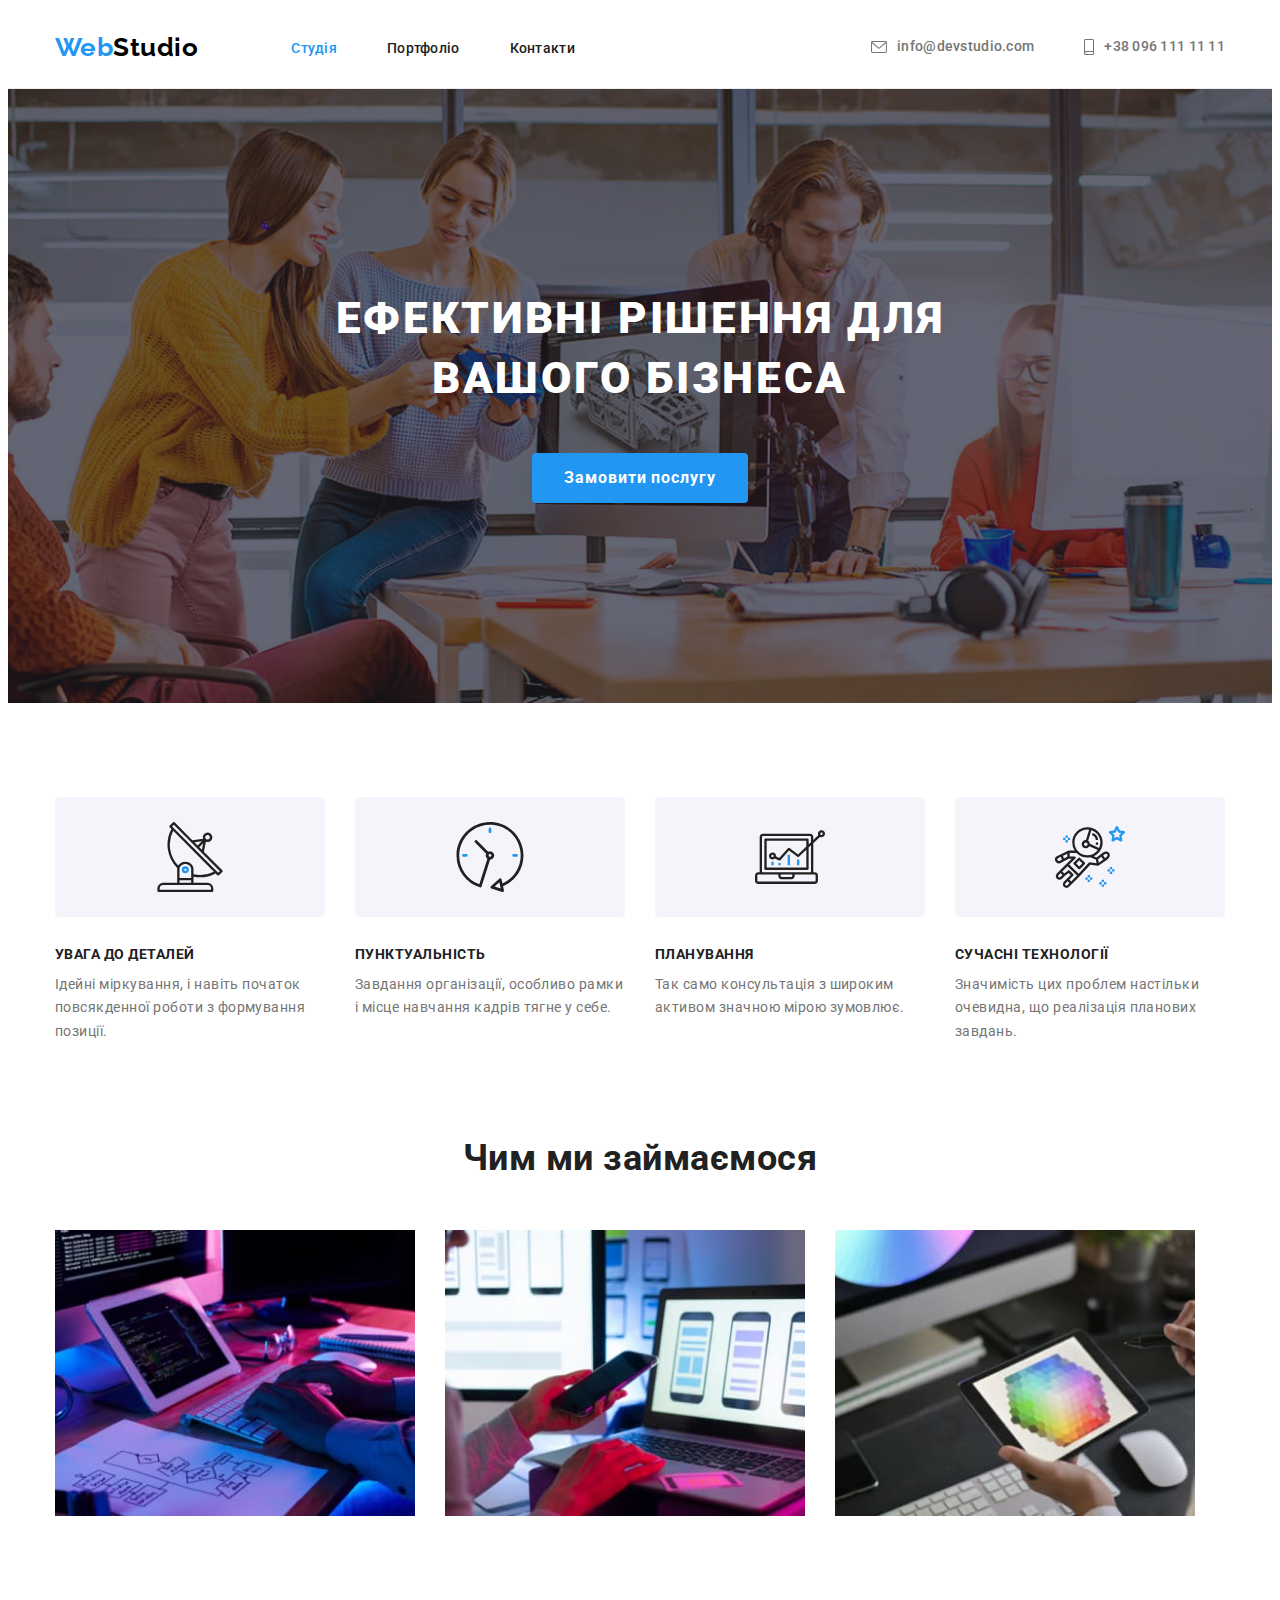
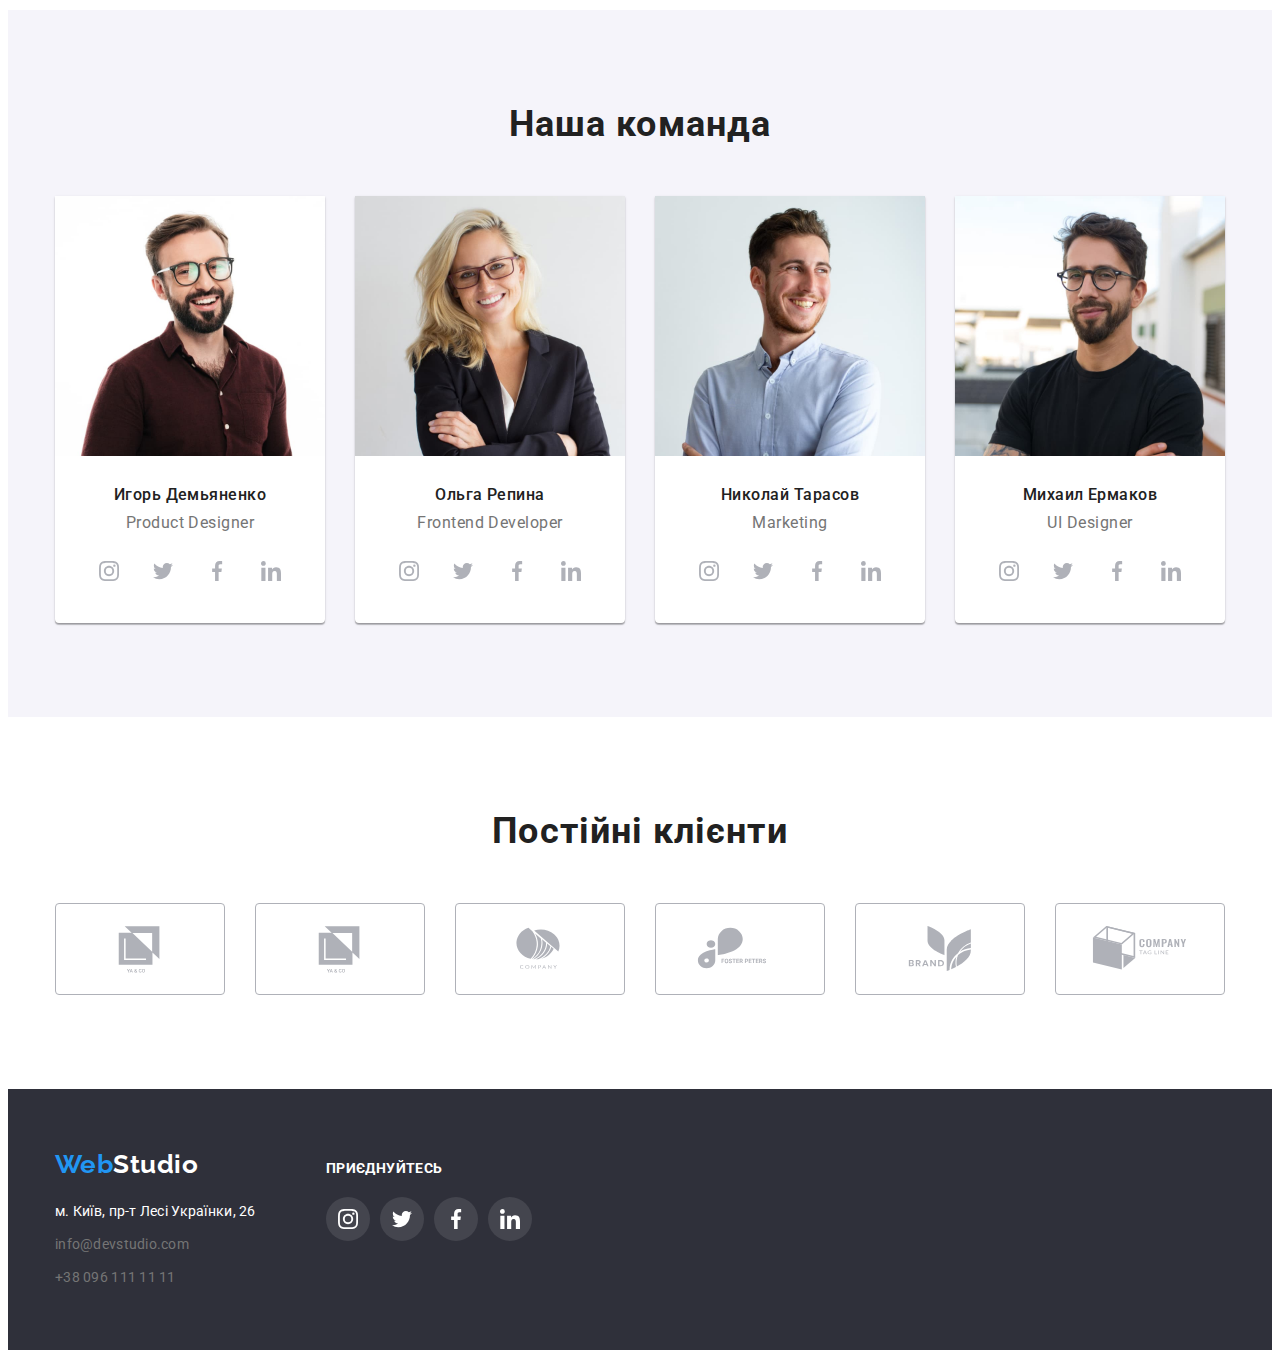
<file: index.html>
<!DOCTYPE html>
<html lang="ua">
<head>
    <meta charset="UTF-8">
    <meta http-equiv="X-UA-Compatible" content="IE=edge">
    <meta name="viewport" content="width=device-width, initial-scale=1.0">
    <title>WebStudio</title>
    <link rel="preconnect" href="https://fonts.googleapis.com">
    <link rel="preconnect" href="https://fonts.gstatic.com" crossorigin>
    <link href="https://fonts.googleapis.com/css2?family=Raleway:wght@700&family=Roboto:wght@400;500;700;900&display=swap" rel="stylesheet">
    <link
            rel="stylesheet"
            href="https://cdnjs.cloudflare.com/ajax/libs/modern-normalize/1.1.0/modern-normalize.min.css"
            integrity="sha512-wpPYUAdjBVSE4KJnH1VR1HeZfpl1ub8YT/NKx4PuQ5NmX2tKuGu6U/JRp5y+Y8XG2tV+wKQpNHVUX03MfMFn9Q=="
            crossorigin="anonymous"
            referrerpolicy="no-referrer"
        />
    <link rel="stylesheet" href="./css/styles.css">
</head>
<body>
    <header class="header">
        <div class="container header-container">
            <nav class="header-container">
                <a class="link header-logo" href="./index.html"> <span class="logo logo-font">Web</span><span class="logo1 logo-font">Studio</span></a>
                <ul class="list header-list">
                    <li><a class="navigation-header current link" href="./index.html">Студія</a></li>
                    <li><a class="navigation-header link" href="./portfolio.html">Портфоліо</a></li>
                    <li><a class="navigation-header link" href="">Контакти</a></li>
    
                </ul> 
            </nav>
            <ul class="list header-connect ">
                <li class="navigation-header">
                    

                        
                    <a class="navigation contact-color footer-img-a footer-img link" href="mailto:info@devstudio.com"><svg class="navigation-header-img" width="16" height="12">
                        <use class="" href="./img/lessons4/symbol-defs.svg#icon-envelope-hover-2"></use>
                        </svg>info@devstudio.com</a>
                    
                </li>
                
                <li class="navigation-header">
                    
                    <a class="navigation contact-color footer-img-a  link" href="tel:+380961111111"><svg class="navigation-header-img" width="10" height="16">
                        <use href="./img/lessons4/symbol-defs.svg#icon-smartphone-1"></use>
                        </svg>+38 096 111 11 11</a>
                
                </li>
            </ul>
        </div>
        
    </header>

    <main>
        <section class="hero">
            <div class="container">
                <h1 class="hero-title hero-text">ЕФЕКТИВНІ РІШЕННЯ ДЛЯ ВАШОГО БІЗНЕСА</h1>
                <button class="hero-title-btn" type="button">Замовити послугу</button>  
        </section>

        <section class="section-benefits">
            <div class="container">
                <ul class="list container-benefits benefits-title ">
                    <li>
                        <div class="benefits-img">                        
                                <svg width="70" height="70">
                                <use href="./img/lessons4/symbol-defs.svg#icon-antenna-1"></use>
                                </svg>   
                        </div>
                        <h3 class="section-name">УВАГА ДО ДЕТАЛЕЙ</h3>
                        <p class="section-title">Ідейні міркування, і навіть початок повсякденної роботи з формування позиції.</p>
                        
                    </li>
                    <li>
                        <div class="benefits-img">
                            <svg  width="70" height="70">
                            <use href="./img/lessons4/symbol-defs.svg#icon-clock-1"></use>
                            </svg>
                        </div>
                        <h3 class="section-name">ПУНКТУАЛЬНІСТЬ</h3>
                        <p class="section-title">Завдання організації, особливо рамки і місце навчання кадрів тягне у себе.</p>  
                    </li>
                    <li>
                        <div class="benefits-img">
                            
                                <svg  width="70" height="70">
                                <use href="./img/lessons4/symbol-defs.svg#icon-diagram-1"></use>
                                </svg>
                            
                        </div>
                        <h3 class="section-name">ПЛАНУВАННЯ</h3>
                        <p class="section-title">Так само консультація з широким активом значною мірою зумовлює.</p>
                    </li>
                    <li>
                        <div class="benefits-img">
                            <svg width="70" height="70">
                            <use href="./img/lessons4/symbol-defs.svg#icon-astronaut-1"></use>
                            </svg>
                        
                    </div>
                        <h3 class="section-name">СУЧАСНІ ТЕХНОЛОГІЇ</h3>
                        <p class="section-title">Значимість цих проблем настільки очевидна, що реалізація планових завдань.</p>
                    </li>
                </ul>
            </div>
        </section>
        <section class="section-doing-title">
            <div class="container">
                
                <h2 class="section-doing">Чим ми займаємося</h2>
            
                <ul class="list section-doing-picture">
                    <li><img src="./img/what are we doing1.jpg" alt="What are we doing" width="370 px section-doing-picture"></li>
                    <li><img src="./img/what are we doing2.jpg" alt="What are we doing" width="370 px section-doing-picture"></li>
                    <li><img src="./img/what are we doing3.jpg" alt="What are we doing" width="370 px section-doing-picture"></li>
                </ul>
            </div>  
        </section>

        <section class="section section-background">
            <div class="container container-team">
                <h2 class="section-team-title">Наша команда</h2>
                <ul class="list section-corporate">
                    <li class="section-corporate-team"> <img src="./img/Product Designer.jpg" alt="Product Designer" width="270 px">
                    <h3 class="section-team">Игорь Демьяненко</h3> <p class="section-title description">Product Designer</p>
                    <ul class="team-social">
                        <li class="team-social-item list">
                            <a href="" class="team-social-list">
                                <svg class="team-social-icon" width="20" height="20">
                                <use href="./img/lessons4/symbol-defs.svg#icon-instagram-2"></use>
                                </svg>
                            </a></li>
                            <li class="team-social-item list">
                                <a href="" class="team-social-list">
                                    <svg class="team-social-icon" width="20" height="20">
                                    <use href="./img/lessons4/symbol-defs.svg#icon-twitter-1"></use>
                                    </svg>
                                </a></li>
                                <li class="team-social-item list">
                                    <a href="" class="team-social-list">
                                        <svg class="team-social-icon" width="20" height="20">
                                        <use href="./img/lessons4/symbol-defs.svg#icon-facebook-1"></use>
                                        </svg>
                                    </a></li>
                                    <li class="team-social-item list">
                                        <a href="" class="team-social-list">
                                            <svg class="team-social-icon" width="20" height="20">
                                            <use href="./img/lessons4/symbol-defs.svg#icon-linkedin-1"></use>
                                            </svg>
                                        </a></li>
                    </ul> </li>
                    <li class="section-corporate-team"><img src="./img/Frontend Developer.jpg" alt="Frontend Developer" width="270 px">
                    <h3 class="section-team">Ольга Репина</h3> <p class="section-title description">Frontend Developer</p>
                    <ul class="team-social">
                        <li class="team-social-item list">
                            <a href="" class="team-social-list">
                                <svg class="team-social-icon" width="20" height="20">
                                <use href="./img/lessons4/symbol-defs.svg#icon-instagram-2"></use>
                                </svg>
                            </a></li>
                            <li class="team-social-item list">
                                <a href="" class="team-social-list">
                                    <svg class="team-social-icon" width="20" height="20">
                                    <use href="./img/lessons4/symbol-defs.svg#icon-twitter-1"></use>
                                    </svg>
                                </a></li>
                                <li class="team-social-item list">
                                    <a href="" class="team-social-list">
                                        <svg class="team-social-icon" width="20" height="20">
                                        <use href="./img/lessons4/symbol-defs.svg#icon-facebook-1"></use>
                                        </svg>
                                    </a></li>
                                    <li class="team-social-item list">
                                        <a href="" class="team-social-list">
                                            <svg class="team-social-icon" width="20" height="20">
                                            <use href="./img/lessons4/symbol-defs.svg#icon-linkedin-1"></use>
                                            </svg>
                                        </a></li>
                    </ul></li>
                    <li class="section-corporate-team"><img src="./img/Marketing.jpg" alt="Marketing" width="270 px">
                    <h3 class="section-team">Николай Тарасов</h3> <p class="section-title description">Marketing</p>
                    <ul class="team-social">
                        <li class="team-social-item list">
                            <a href="" class="team-social-list">
                                <svg class="team-social-icon" width="20" height="20">
                                <use href="./img/lessons4/symbol-defs.svg#icon-instagram-2"></use>
                                </svg>
                            </a></li>
                            <li class="team-social-item list">
                                <a href="" class="team-social-list">
                                    <svg class="team-social-icon" width="20" height="20">
                                    <use href="./img/lessons4/symbol-defs.svg#icon-twitter-1"></use>
                                    </svg>
                                </a></li>
                                <li class="team-social-item list">
                                    <a href="" class="team-social-list">
                                        <svg class="team-social-icon" width="20" height="20">
                                        <use href="./img/lessons4/symbol-defs.svg#icon-facebook-1"></use>
                                        </svg>
                                    </a></li>
                                    <li class="team-social-item list">
                                        <a href="" class="team-social-list">
                                            <svg class="team-social-icon" width="20" height="20">
                                            <use href="./img/lessons4/symbol-defs.svg#icon-linkedin-1"></use>
                                            </svg>
                                        </a></li>
                    </ul></li>
                    <li class="section-corporate-team"><img src="./img/UI Designer.jpg" alt="UI Designer" width="270 px">
                    <h3 class="section-team">Михаил Ермаков</h3> <p class="section-title description">UI Designer</p>
                    <ul class="team-social">
                        <li class="team-social-item list">
                            <a href="" class="team-social-list">
                                <svg class="team-social-icon" width="20" height="20">
                                <use href="./img/lessons4/symbol-defs.svg#icon-instagram-2"></use>
                                </svg>
                            </a></li>
                            <li class="team-social-item list">
                                <a href="" class="team-social-list">
                                    <svg class="team-social-icon" width="20" height="20">
                                    <use href="./img/lessons4/symbol-defs.svg#icon-twitter-1"></use>
                                    </svg>
                                </a></li>
                                <li class="team-social-item list">
                                    <a href="" class="team-social-list">
                                        <svg class="team-social-icon" width="20" height="20">
                                        <use href="./img/lessons4/symbol-defs.svg#icon-facebook-1"></use>
                                        </svg>
                                    </a></li>
                                    <li class="team-social-item list">
                                        <a href="" class="team-social-list">
                                            <svg class="team-social-icon" width="20" height="20">
                                            <use href="./img/lessons4/symbol-defs.svg#icon-linkedin-1"></use>
                                            </svg>
                                        </a></li>
                    </ul></li>
                </ul>
            </div>   
        </section>

        <section class="section-clients">
            
            <div class="container">
                <h2 class="client-title">Постійні клієнти</h2>
            <ul class="client-post-title">
                <li class="client-item list">
                    <a href="" class="client-img" >
                        <svg class="client-icon" width="106" height="60">
                        <use href="./img/lessons4/symbol-defs.svg#icon-Logo"></use>
                        </svg>
                    </a></li>
                    <li class="client-item list">
                        <a href="" class="client-img">
                            <svg class="client-icon" width="106" height="60">
                            <use href="./img/lessons4/symbol-defs.svg#icon-Logo"></use>
                            </svg>
                    </a></li>
                <li class="client-item list">
                    <a href="" class="client-img">
                        <svg class="client-icon" width="106" height="60">
                        <use href="./img/lessons4/symbol-defs.svg#icon-Logo-2"></use>
                        </svg>
                    </a></li>
                <li class="client-item list">
                    <a href="" class="client-img">
                        <svg class="client-icon" width="106" height="60">
                        <use href="./img/lessons4/symbol-defs.svg#icon-Logo-3"></use>
                        </svg>
                    </a></li>  
                <li class="client-item list">
                    <a href="" class="client-img">
                        <svg class="client-icon" width="106" height="60">
                        <use href="./img/lessons4/symbol-defs.svg#icon-Logo-4"></use>
                        </svg>
                    </a></li>
                <li class="client-item list">
                    <a href="" class="client-img">
                        <svg class="client-icon" width="106" height="60">
                        <use href="./img/lessons4/symbol-defs.svg#icon-Logo-5"></use>
                        </svg>
                    </a></li>        
        </ul>
    </div>
        </section>
    </main>
    <footer class="footer">
        <div class="container footer-container">
            <div class="footer-section">
            <div class="footer-logo">
            <a class="link footer-logo" href="index.html"> <span class="logo logo-font">Web</span><span class="logo2 logo-font">Studio</span></a>
            </div>

            <address class="footer-address">
                <ul class="list footer-contacts">
                    
                    <li class="footer-contact"> <a class="navigation footer-address-font navigation-address link" href="https://goo.gl/maps/xgKNqcMdcs3EZ4Po8" target="_blank" rel="noopener noreferrer">м. Київ, пр-т Лесі Українки, 26</a></li>
                    <li class="footer-contact"><a class="navigation contact-color footer-address-font link" href="mailto:info@devstudio.com">info@devstudio.com</a></li>
                    <li class="footer-contact"><a class="navigation contact-color footer-address-font link" href="tel:+380961111111">+38 096 111 11 11</a></li>
                </ul> 
            </address>
        </div>
        

        <div class="join-up"><h2 class="join-up-title">приєднуйтесь</h2>
        <ul class="join-up-list  ">
            <li class="team-social-item list">
                <a href="" class="join-up-list-social">
                    <svg class="join-up-icon" width="20" height="20">
                    <use href="./img/lessons4/symbol-defs.svg#icon-instagram-2"></use>
                    </svg>
                </a></li>
                <li class="team-social-item list">
                    <a href="" class="join-up-list-social">
                        <svg class="join-up-icon" width="20" height="20">
                        <use href="./img/lessons4/symbol-defs.svg#icon-twitter-1"></use>
                        </svg>
                    </a></li>
                    <li class="team-social-item list">
                        <a href="" class="join-up-list-social">
                            <svg class="join-up-icon" width="20" height="20">
                            <use href="./img/lessons4/symbol-defs.svg#icon-facebook-1"></use>
                            </svg>
                        </a></li>
                        <li class="team-social-item list">
                            <a href="" class="join-up-list-social">
                                <svg class="join-up-icon" width="20" height="20">
                                <use href="./img/lessons4/symbol-defs.svg#icon-linkedin-1"></use>
                                </svg>
                            </a></li>
        </ul>
    </div>
        
        </div>
    </footer>
</body>
</html>
</file>
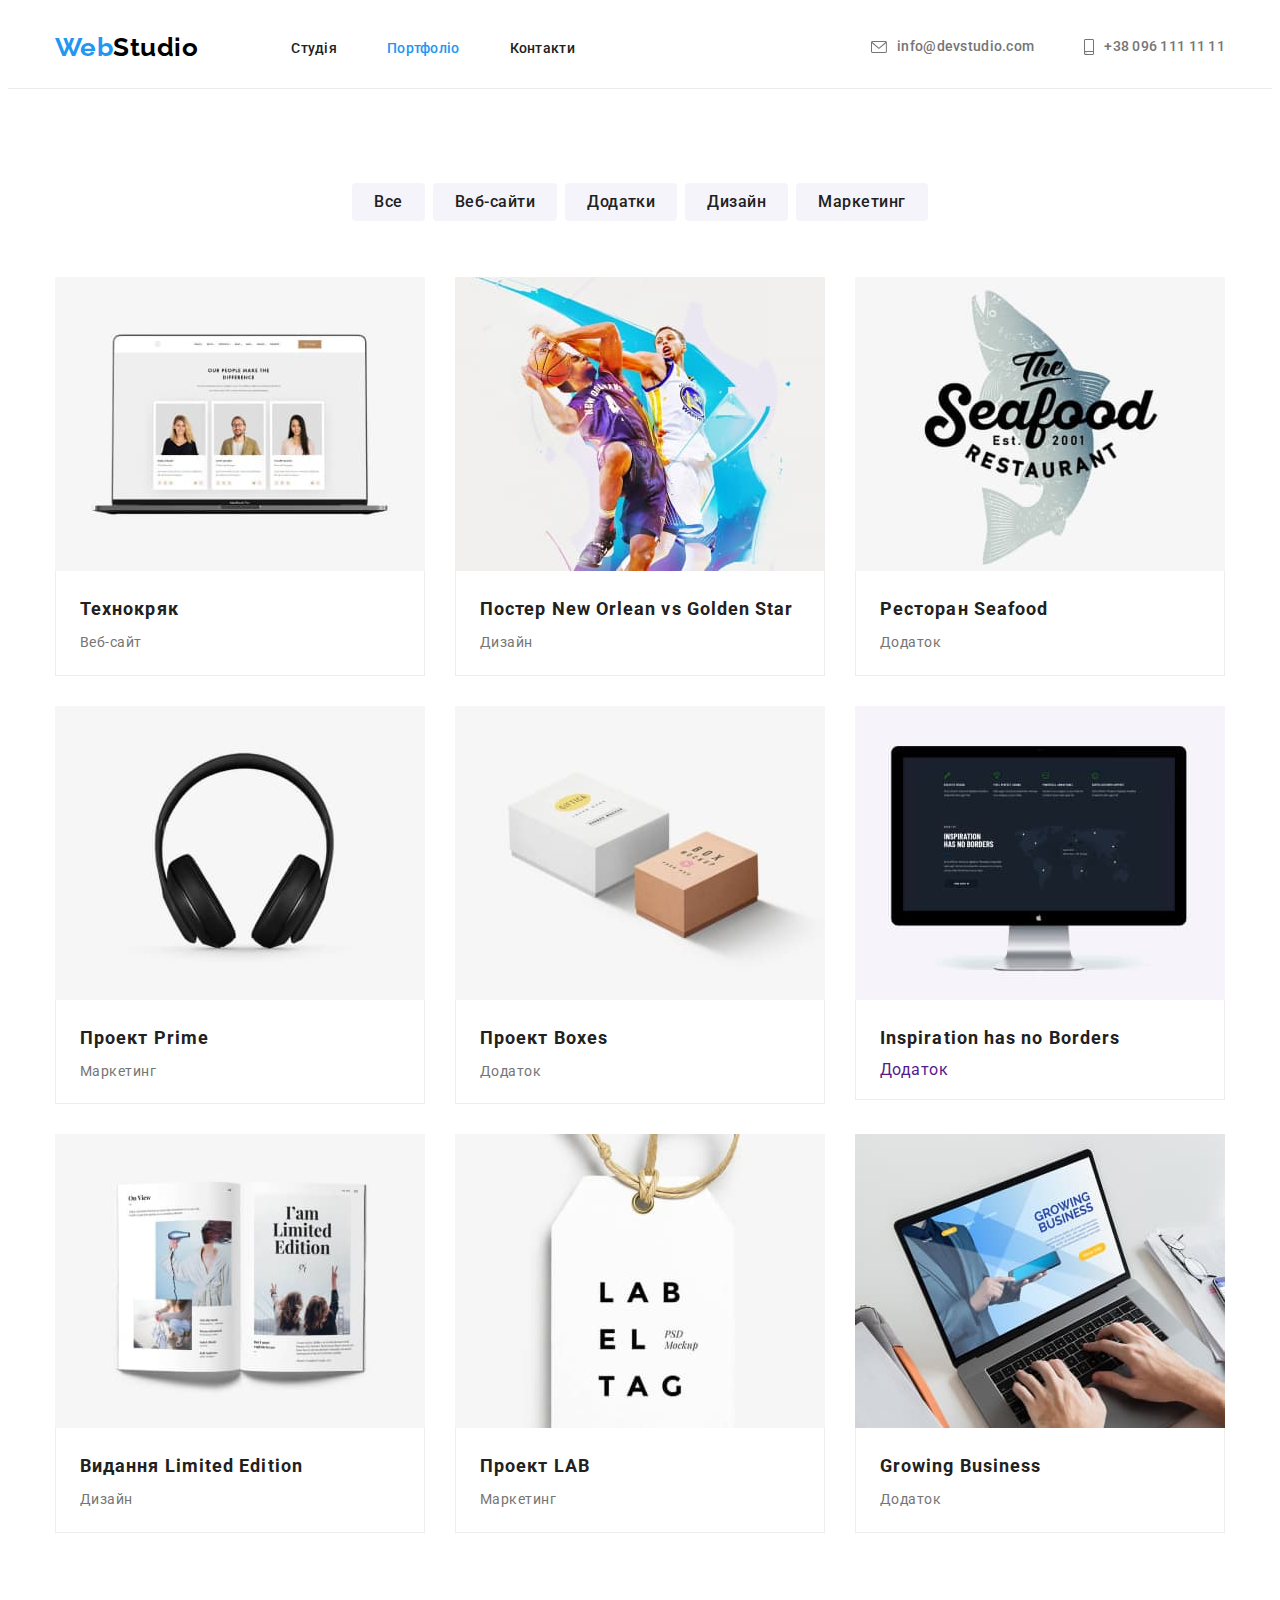
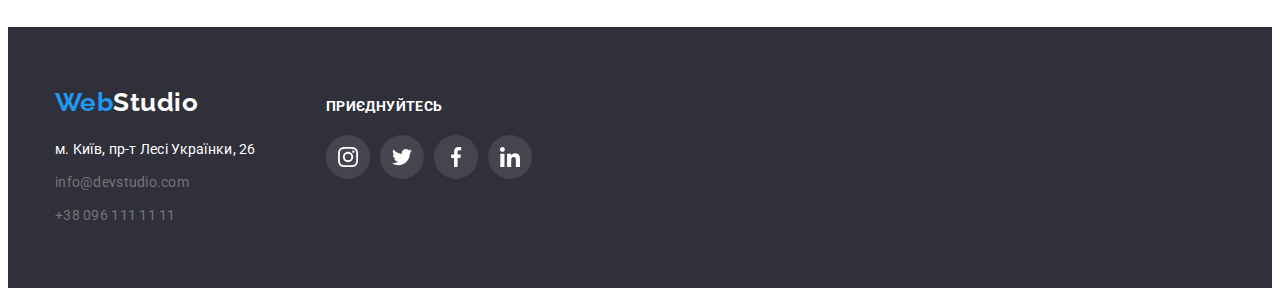
<file: portfolio.html>
<!DOCTYPE html>
<html lang="ua">
<head>
    <meta charset="UTF-8">
    <meta http-equiv="X-UA-Compatible" content="IE=edge">
    <meta name="viewport" content="width=device-width, initial-scale=1.0">
    <title>Portfolio</title>
    <link rel="preconnect" href="https://fonts.googleapis.com">
    <link rel="preconnect" href="https://fonts.gstatic.com" crossorigin>
    <link href="https://fonts.googleapis.com/css2?family=Raleway:wght@700&family=Roboto:wght@400;500;700;900&display=swap" rel="stylesheet">
    <link
            rel="stylesheet"
            href="https://cdnjs.cloudflare.com/ajax/libs/modern-normalize/1.1.0/modern-normalize.min.css"
            integrity="sha512-wpPYUAdjBVSE4KJnH1VR1HeZfpl1ub8YT/NKx4PuQ5NmX2tKuGu6U/JRp5y+Y8XG2tV+wKQpNHVUX03MfMFn9Q=="
            crossorigin="anonymous"
            referrerpolicy="no-referrer"
        />
    <link rel="stylesheet" href="./css/styles.css">
    
</head>
<body>
    <header class="header">
        <div class="container header-container">
            <nav class="header-container">
                <a class="link header-logo" href="./index.html"> <span class="logo logo-font">Web</span><span class="logo1 logo-font">Studio</span></a>
                <ul class="list header-list">
                    <li><a class="navigation-header link" href="./index.html">Студія</a></li>
                    <li><a class="navigation-header current link" href="./portfolio.html">Портфоліо</a></li>
                    <li><a class="navigation-header link" href="">Контакти</a></li>
    
                </ul> 
            </nav>
            <ul class="list header-connect ">
                <li class="navigation-header">
                    

                        
                    <a class="navigation contact-color footer-img-a footer-img link" href="mailto:info@devstudio.com"><svg class="navigation-header-img" width="16" height="12">
                        <use class="" href="./img/lessons4/symbol-defs.svg#icon-envelope-hover-2"></use>
                        </svg>info@devstudio.com</a>
                    
                </li>
                
                <li class="navigation-header">
                    
                    <a class="navigation contact-color footer-img-a  link" href="tel:+380961111111"><svg class="navigation-header-img" width="10" height="16">
                        <use href="./img/lessons4/symbol-defs.svg#icon-smartphone-1"></use>
                        </svg>+38 096 111 11 11</a>
                
                </li>
            </ul>
        </div>
        
    </header>

    <main>
    <section class="section-portfolios">
        <div class="container">
            <h2 class="visually-hidden">Кнопки портфоліо</h2>

    <ul class="list button-portfolio">
        <li><button class="button-secondary portfolio-item" type="button">Все</button></li>
        <li><button class="button-secondary portfolio-item" type="button">Веб-сайти</button></li>
        <li><button class="button-secondary portfolio-item" type="button">Додатки</button></li>
        <li><button class="button-secondary portfolio-item" type="button">Дизайн</button></li>
        <li><button class="button-secondary portfolio-item" type="button">Маркетинг</button></li>
    </ul>

    <h2 class="visually-hidden">Роботи</h2>
    <ul class="list work-portfolio">
        <li>
            <a class="work-portfolio-card link" href="">
            <img src="./img/lessons2/web-site.jpg" alt="web-site" width="370">
            <div class="portfolio-card"><h3 class="list section-portfolio">Технокряк</h3>
            <p class="section-title-portfolio">Веб-сайт</p></div>
            </a>
        
        </li>
        <li >
            <a class="work-portfolio-card link" href="">
            <img src="./img/lessons2/new orlean vs golden star.jpg" alt="game_layout_design" width="370">
            <div class="portfolio-card"><h3 class="list section-portfolio">Постер New Orlean vs Golden Star</h3>
            <p class="section-title-portfolio">Дизайн</p></div>
            </a>
        
        </li>
        <li >
            <a class="work-portfolio-card link" href="">
            <img src="./img/lessons2/restoraunt_Seafood.jpg" alt="addition_restoraunt_Seafood" width="370">
            <div class="portfolio-card"><h3 class="list section-portfolio">Ресторан Seafood</h3>
            <p class="section-title-portfolio">Додаток</p></div>
            </a>
        
        </li>
        <li >
            <a class="work-portfolio-card link" href="">
            <img src="./img/lessons2/prime.jpg" alt="marketing_project_prime" width="370">
            <div class="portfolio-card"><h3 class="list section-portfolio">Проект Prime</h3>
            <p class="section-title-portfolio">Маркетинг</p></div>
            </a>
        
        </li>
        <li >
            <a class="work-portfolio-card link" href="">

            <img src="./img/lessons2/boxes.jpg" alt="addition_project_boxes" width="370">
            <div class="portfolio-card"><h3 class="list section-portfolio">Проект Boxes</h3>
            <p class="section-title-portfolio">Додаток</p></div>
            </a>
        
        </li>
        <li >
            <a class="work-portfolio-card link" href="">

            <img src="./img/lessons2/Inspiration has no Borders.jpg" alt="Inspiration has no Borders" width="370">
            <div class="portfolio-card"><h3 class="list section-portfolio">Inspiration has no Borders</h3>
            <p class="ssection-title-portfolio">Додаток</p></div>  
            </a>
        
        </li>
        <li >
            <a class="work-portfolio-card link" href="">

            <img src="./img/lessons2/Limited Edition.jpg" alt="design_book_Limited Edition" width="370">
            <div class="portfolio-card"><h3 class="list section-portfolio">Видання Limited Edition</h3>
            <p class="section-title-portfolio">Дизайн</p></div> 
            </a>
        
        </li>
        <li >
            <a class="work-portfolio-card link" href="">

            <img src="./img/lessons2/lab.jpg" alt="project_lab" width="370">
            <div class="portfolio-card"><h3 class="list section-portfolio">Проект LAB</h3>
            <p class="section-title-portfolio">Маркетинг</p></div>  
            </a>
        
        </li>
        <li >
            <a class="work-portfolio-card link" href="">

            <img src="./img/lessons2/Growing Business.jpg" alt="addition_Growing_Business" width="370">
            <div class="portfolio-card"><h3 class="list section-portfolio">Growing Business</h3>
            <p class="section-title-portfolio">Додаток</p></div>  
            </a> 
        
        </li>
    </ul>
        </div>
    
</section>

    </main>

    <footer class="footer">
        <div class="container footer-container">
            <section class="footer-section">
            <div class="footer-logo">
            <a class="link footer-logo" href="index.html"> <span class="logo logo-font">Web</span><span class="logo2 logo-font">Studio</span></a>
            </div>

            <address class="footer-address">
                <ul class="list footer-contacts">
                    
                    <li class="footer-contact"> <a class="navigation footer-address-font navigation-address link" href="https://goo.gl/maps/xgKNqcMdcs3EZ4Po8" target="_blank" rel="noopener noreferrer">м. Київ, пр-т Лесі Українки, 26</a></li>
                    <li class="footer-contact"><a class="navigation contact-color footer-address-font link" href="mailto:info@devstudio.com">info@devstudio.com</a></li>
                    <li class="footer-contact"><a class="navigation contact-color footer-address-font link" href="tel:+380961111111">+38 096 111 11 11</a></li>
                </ul> 
            </address>
        </section>
        

        <div class="join-up"><h2 class="join-up-title">приєднуйтесь</h2>
            <ul class="join-up-list  ">
                <li class="team-social-item list">
                    <a href="" class="join-up-list-social">
                        <svg class="join-up-icon" width="20" height="20">
                        <use href="./img/lessons4/symbol-defs.svg#icon-instagram-2"></use>
                        </svg>
                    </a></li>
                    <li class="team-social-item list">
                        <a href="" class="join-up-list-social">
                            <svg class="join-up-icon" width="20" height="20">
                            <use href="./img/lessons4/symbol-defs.svg#icon-twitter-1"></use>
                            </svg>
                        </a></li>
                        <li class="team-social-item list">
                            <a href="" class="join-up-list-social">
                                <svg class="join-up-icon" width="20" height="20">
                                <use href="./img/lessons4/symbol-defs.svg#icon-facebook-1"></use>
                                </svg>
                            </a></li>
                            <li class="team-social-item list">
                                <a href="" class="join-up-list-social">
                                    <svg class="join-up-icon" width="20" height="20">
                                    <use href="./img/lessons4/symbol-defs.svg#icon-linkedin-1"></use>
                                    </svg>
                                </a></li>
            </ul>
        </div>
        
        </div>
    </footer>
</body>
</html>
</file>
<file: css/styles.css>
/* КОЛІР РСНОВНОГО ТЕКСТУ #212121 */
/* ДРУГОРЯДНИЙ КОЛІР ТЕКСТУ #757575 */

*{  
    box-sizing: border-box;
}

p, h1, h2, h3, h4, h5, h6 { 
margin: 0;
}

ul {
margin: 0;
padding-left: 0;
}

img{
    display: block;
    max-width:100%; 
    height:auto; 
}

:root{
    --main-text: #212121;
    --secondary-text: #757575;
}

body{
    background-color:#FFFFFF ;
    color: var(--main-text);
    font-family: 'Roboto', sans-serif;
    letter-spacing: 0.03em  
}

.header{
    background-color: #FFFFFF;
    padding-top: 24px;
    padding-bottom: 25px;
    border-bottom-width: 1px; 
    border-bottom-style: solid; 
    border-bottom-color: #ECECEC;
}

.container{
    max-width: 1200px;
    margin-left: auto;
    margin-right: auto;
    padding-left: 15px;
    padding-right: 15px;
}

.visually-hidden {
    position: absolute;
    white-space: nowrap;
    width: 1px;
    height: 1px;
    overflow: hidden;
    border: 0;
    padding: 0;
    clip: rect(0 0 0 0);
    clip-path: inset(50%);
    margin: -1px;
}

.logo{
    color: #2196F3;
}

.logo1{
    color: #000000;
}

.logo-font{
    font-family: 'Raleway';
    font-weight: 700;
    font-size: 26px;
    line-height: 1.19;
}

.navigation{
    color: var(--secondary-text);
    font-weight: 500;
    font-size: 14px;
    line-height: 1.14;
    letter-spacing: 0.02em;
}



.navigation-header{
    color: var(--main-text);
    font-weight: 500;
    font-size: 14px;
    line-height: 1.14;
    letter-spacing: 0.02em;
}

.navigation:hover,
.navigation:focus{
    color: #2196F3;
}

.navigation-header:hover ,
.navigation-header:focus{
    color: #2196F3;
    fill: #2196F3;
}



/* .navigation-header:hover .navigation,
.navigation-header:focus .navigation{
    color: #2196F3;
    fill: #2196F3;
} */


.footer-img-a{
    fill: var(--secondary-text);
    
}

.header-connect{
    margin-left: auto;
    display: flex;
    align-items: center;
    gap: 50px;
}

.header-logo{
    margin-right: 93px;
}

.header-list{
    display: flex;
    align-items: center;
    gap: 50px;
}

.header-container{
    display: flex;
    align-items: center;
}

.list{
    list-style: none;
}

.link{
    text-decoration: none; 
}

.contact-color{
    color: var(--secondary-text);
    display: flex;
    align-items: center;
}

.navigation-header-img{
    margin-right: 10px;
    fill: currentColor;
}

.hero{
    background-color: #2F303A;
    padding-top: 200px;
    padding-bottom: 200px;
    background-color: #2F303A;
    font-weight: 900;
    font-size: 44px;
    line-height: 1.36;    
    letter-spacing: 0.06em;
    text-align: center;
    background-image: linear-gradient( rgba(47, 48, 58, 0.4),
    rgba(47, 48, 58, 0.4)), 
    url(../img/lessons4/hero.jpg);
    background-repeat: no-repeat;
    background-position: center;
    background-size: cover;
}

.hero-title, .logo2, .navigation-address{
    color: #FFFFFF;
}

.hero-text{
    
    font-weight:900;
    font-size: 44px;
    line-height: 1.36;
    letter-spacing: 0.06em;
    text-align: center;
    width: 696px;
    margin-bottom: 30px;
    margin-left: auto;
    margin-right: auto;
}

.hero-title-btn{
    font-family: 'Roboto';
    font-style: normal;
    font-weight: 700;
    font-size: 16px;
    line-height: 1.88;
    letter-spacing: 0.06em;
    margin-left: auto;
    margin-right: auto;
    padding: 10px 32px;
    color:#FFFFFF;
    background-color: #2196F3; 
    border: none;
    border-radius: 4px;
}

.container-benefits{
    display: flex;
    gap: 30px;
}

.section-corporate{
    
    display: flex;
    align-items: center;
    gap: 30px;
    
}

.section-name{
    font-weight: 700;
    font-size: 14px;
    line-height: 1.14;
    margin-bottom: 10px;
}

.section-title{
    color: var(--secondary-text);
    font-weight: 400;
    font-size: 14px;
    line-height: 1.7;
}


.section-doing{
    font-weight: 700;
    font-size: 36px;
    line-height: 1.16; 
    display: block;
    text-align: center;
    margin-bottom: 50px;
}

.section-doing-picture{
    margin-right: 30px;
    display: flex;
    align-items: center;
    gap: 30px;
}

.section-team{
    font-weight: 500;
    font-size: 16px;
    line-height: 1.18;
    margin-bottom: 10px;
    padding-top: 30px;
}

.description{
    font-weight: 400;
    font-size: 16px;
    line-height: 1.18; 
    margin-bottom: 16px;
}

.container-team{
    text-align: center;
}


.footer{
    padding: 60px 0;
    background-color: #2F303A;

}

.footer-logo{
    margin-bottom: 20px;
}

.footer-address-font{
    font-weight: 400;
    font-size: 14px;
    line-height: 1.71;
    font-style: normal;
    display: block;
}

.section-background{
    background-color: #F5F4FA;
}



.button-secondary{
    color: var(--main-text);
    background-color: #F5F4FA;
    border: none;
    border-radius: 4px;
    padding: 6px 22px;
    
}

.button-secondary:hover,
.button-secondary:focus{
    color: #FFFFFF;
    background-color: #2196F3;
    box-shadow: 0px 3px 1px rgba(0, 0, 0, 0.1), 0px 1px 2px rgba(0, 0, 0, 0.08), 0px 2px 2px rgba(0, 0, 0, 0.12);

}

.current{
    color: #2196F3;
}

.portfolio-item{
    font-family: 'Roboto';
    font-weight: 500;
    font-size: 16px;
    line-height: 1.62;
    letter-spacing: 0.03em;
    padding: 6px 22px;
}

.section{
    color: var(--main-text);
    padding: 94px 15px ;
    

}

.section-benefits{
    padding-top: 94px; ;
}

button{
    cursor: pointer;
}

.section-portfolio{
    font-family: 'Roboto';
    font-weight: 700;
    font-size: 18px;
    line-height: 2;
    letter-spacing: 0.06em;
    color: var(--main-text);
    margin-bottom: 4px;
}

.section-title-portfolio{
    color: var(--secondary-text);
    font-weight: 400;
    font-size: 14px;
    line-height: 1.7;
}

.work-portfolio{
    display: flex;
    flex-wrap: wrap;
    gap: 30px;
}


.work-portfolio-card:hover,
.work-portfolio-card:focus{
    display: block;
    box-shadow: 0px 1px 1px rgba(0, 0, 0, 0.12), 0px 4px 4px rgba(0, 0, 0, 0.06), 1px 4px 6px rgba(0, 0, 0, 0.16);

}



.button-portfolio{
    display: flex;
    gap: 8px;
    margin-bottom: 56px;
    justify-content: center; 
}

.section-doing-title{
    padding-top: 94px;
    padding-bottom: 94px;
}

.footer-contact:not(:last-child) {
    margin-bottom: 9px;
}

.section-teams{
    padding-top: 30px;
    padding-bottom: 30px;
}

.section-corporate-team{
    background-color: #FFFFFF;
    box-shadow: 0px 1px 3px rgba(0, 0, 0, 0.12), 0px 1px 1px rgba(0, 0, 0, 0.14), 0px 2px 1px rgba(0, 0, 0, 0.2);
    border-radius: 0px 0px 4px 4px;
}

.section-portfolios{
    padding-top: 94px;
    padding-bottom: 94px;
}

.portfolio-card{
    background: #FFFFFF;
    border: 1px solid #EEEEEE;
    padding: 20px 24px;
    border-top: none;

}

.section-team-title{
    font-weight: 700;
    font-size: 36px;
    line-height: 1.16;
    text-align: center;
    letter-spacing: 0.03em;
    margin-bottom: 50px;
}

.team-social{
    display: flex;
    gap: 10px;
    justify-content: center;

    padding-bottom: 30px;
}

.team-social-list{
    width: 44px;
    height: 44px;
    border-radius: 50%;
    background-color:  #FFFFFF;
    display: block;
    display: flex;
    align-items: center;
    justify-content: center;
    color: #2196F3;
    }

.team-social-list:hover,
.team-social-list:focus{
    background-color: #2196F3;
}

.team-social-list:hover .team-social-icon,
.team-social-list:focus .team-social-icon{
    fill: #FFFFFF;
}

    
.team-social-icon{
    fill: #AFB1B8;}

.benefits-img{
    width: 270px;
    height: 120px;
    background-color: #F5F4FA;
    margin-bottom: 30px;
    border-radius: 4px;
    display: flex;
    align-items: center;
    justify-content: center;
}

.section-clients{
    padding-top: 94px;
    padding-bottom: 94px;
}

.client-title{
    text-align: center;
    font-weight: 700;
    font-size: 36px;
    line-height: 1.16;
    letter-spacing: 0.03em;
    margin-bottom: 50px;
}


.client-post-title{
    display: flex;
    gap: 30px;
    justify-content: center; 

    
}

.client-img{
    fill: #AFB1B8;
    width: 170px;
    height: 92px;
    border: 1px solid #AFB1B8;
    border-radius: 4px;
    display: flex;
    align-items: center;
    justify-content: center;
}

/* .client-item{
    width: 170px;
    height: 92px;
    border: 1px solid #AFB1B8;
    border-radius: 4px;
    display: flex;
    align-items: center;
    justify-content: center;
} */

.client-img:hover,
.client-img:focus{
    border: 1px solid #2196F3; 
    fill: #2196F3;
    
}

/* .client-item:hover,
.client-item:focus{
    border: 1px solid #2196F3;
    color: #2196F3;
    
    
} */

.client-icon:hover,
.client-icon:focus{
    
    
}


.footer-container{
    display: flex;
    align-items: baseline;
}

.join-up{
    margin-left: 70px; 
}

.join-up-list{
    display: flex;
    gap: 10px;
    justify-content: center;
    
    
    
}

.join-up-title{
    font-weight: 700;
    font-size: 14px;
    line-height: 1.14;
    letter-spacing: 0.03em;
    text-transform: uppercase;
    color: #FFFFFF;
    padding-bottom: 20px;
    
}

.join-up-list-social{
    width: 44px;
    height: 44px;
    border-radius: 50%;
    background-color:  rgba(255, 255, 255, 0.1);;
    display: block;
    display: flex;
    align-items: center;
    justify-content: center;
    color: #2196F3;
    }

.join-up-list-social:hover,
.join-up-list-social:focus{
    background-color: #2196F3;
}

.join-up-list-social:hover .join-up-icon,
.join-up-list-social:focus .join-up-icon{
    fill: #FFFFFF;
}

    
.join-up-icon{
    fill: #FFFFFF;}
</file>
